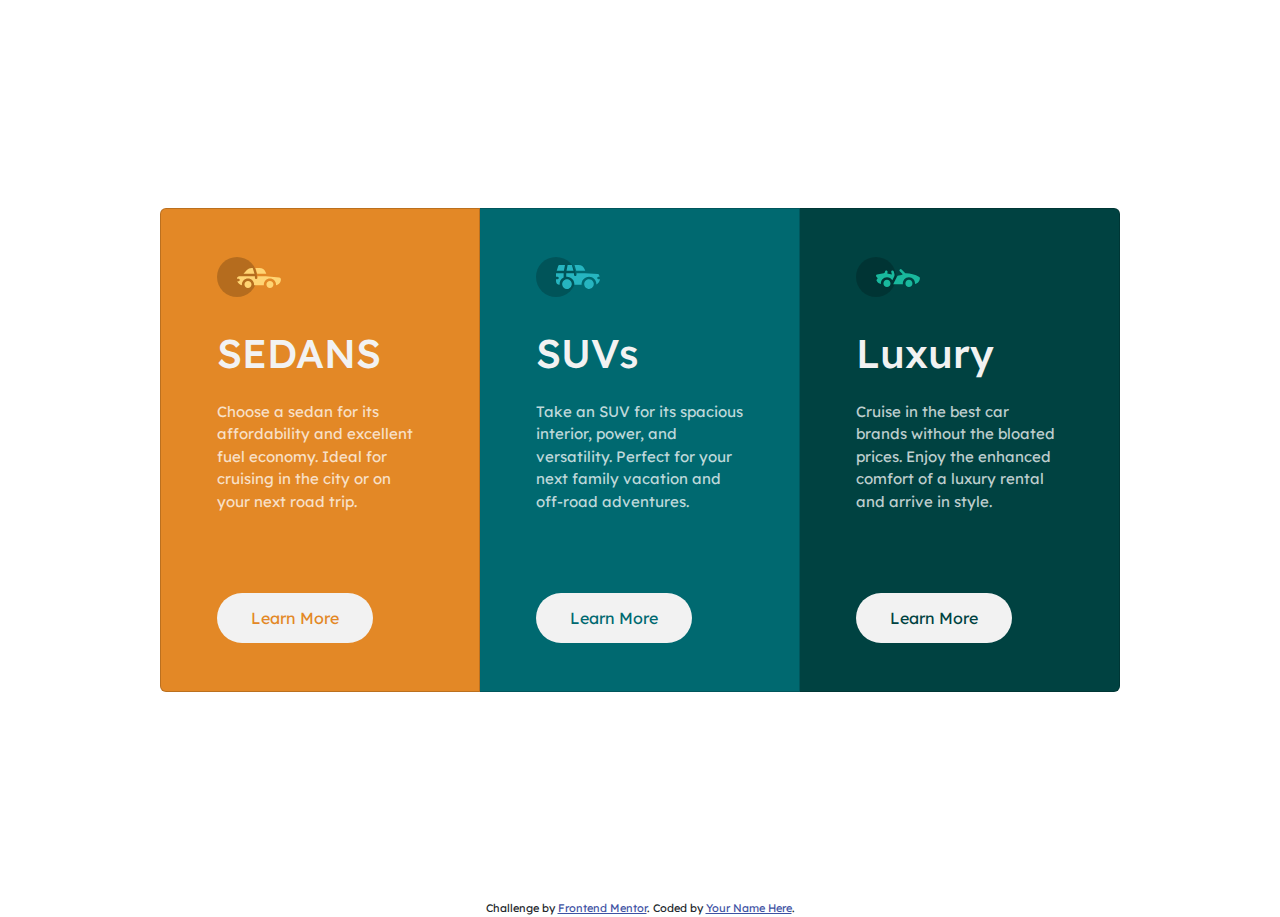
<file: 3-column-preview-card-component-main/index.html>
<!DOCTYPE html>
<html lang="en">
<head>
  <meta charset="UTF-8">
  <meta name="viewport" content="width=device-width, initial-scale=1.0"> <!-- displays site properly based on user's device -->

  <link rel="icon" type="image/png" sizes="32x32" href="./images/favicon-32x32.png">
  
  <title>Frontend Mentor | 3-column preview card component</title>

  <!-- Font -->
  <link rel="preconnect" href="https://fonts.googleapis.com">
  <link rel="preconnect" href="https://fonts.gstatic.com" crossorigin>
  <link href="https://fonts.googleapis.com/css2?family=Lexend+Deca:wght@100..900&display=swap" rel="stylesheet">

  <!-- Bootstrap 5 -->
  <!-- Latest compiled and minified CSS -->
  <link href="https://cdn.jsdelivr.net/npm/bootstrap@5.3.3/dist/css/bootstrap.min.css" rel="stylesheet">
  <!-- Latest compiled JavaScript -->
  <script src="https://cdn.jsdelivr.net/npm/bootstrap@5.3.3/dist/js/bootstrap.bundle.min.js"></script>

  <link rel="stylesheet" href="src/style.css">
</head>
<body>
  <div class="container-fluid">
    <div class="card-group">
      <!-- Sedan card -->
      <div class="card mb-0">
        <div class="image-container">
          <img src="images/icon-sedans.svg" alt="Icon Sedans">
        </div>
        <!-- Card body -->
        <div class="card-body">
          <h1 class="card-title">SEDANS</h1>
          <p class="card-text">
            Choose a sedan for its affordability and excellent fuel economy. Ideal for cruising in the city or on your next road trip.
          </p>
          <button class="btn rounded-5" id="btnSedans">Learn More</button>
        </div>
      </div>
      <!-- SUVS card -->
      <div class="card mb-0">
        <div class="image-container">
          <img src="images/icon-suvs.svg" alt="Icon SUVs">
        </div>
        <!-- Card body -->
        <div class="card-body">
          <h1 class="card-title">SUVs</h1>
          <p class="card-text">
            Take an SUV for its spacious interior, power, and versatility. Perfect for your next family vacation and off-road adventures.
          </p>
          <button class="btn rounded-5" id="btnSUVs">Learn More</button>
        </div>
      </div>
      <!-- LUXURY card -->
      <div class="card mb-0">
        <div class="image-container">
          <img src="images/icon-luxury.svg" alt="Icon Luxury">
        </div>
        <!-- Card body -->
        <div class="card-body">
          <h1 class="card-title">Luxury</h1>
          <p class="card-text">
            Cruise in the best car brands without the bloated prices. Enjoy the enhanced comfort of a luxury rental and arrive in style.
          </p>
          <button class="btn rounded-5" id="btnLuxury">Learn More</button>
        </div>
      </div>
    </div>
  </div>

  <div class="attribution">
    Challenge by <a href="https://www.frontendmentor.io?ref=challenge" target="_blank">Frontend Mentor</a>. 
    Coded by <a href="#">Your Name Here</a>.
  </div>
</body>
</html>
</file>
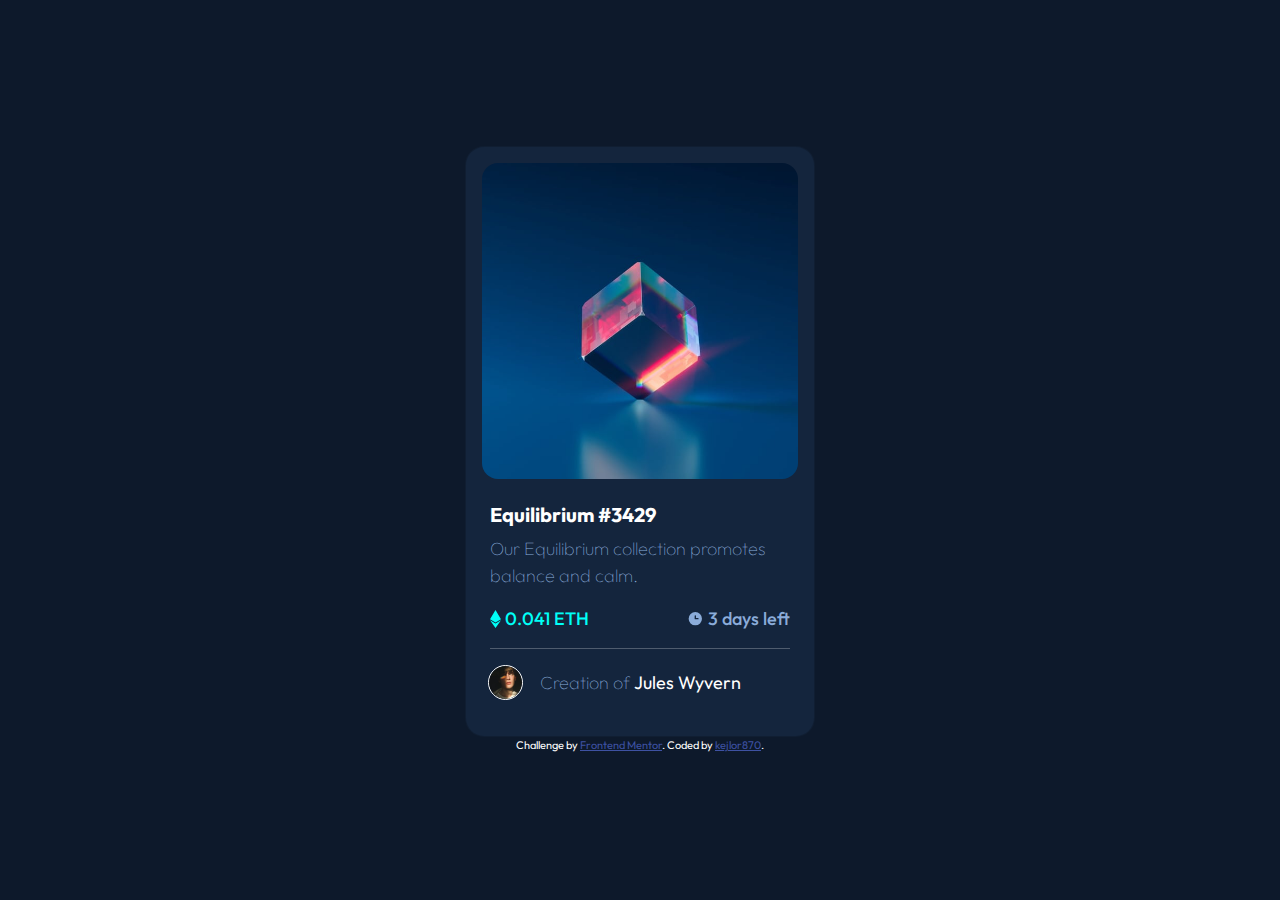
<file: nft-preview-card-component-main/index.html>
<!DOCTYPE html>
<html lang="en">
<head>
  <meta charset="UTF-8">
  <meta name="viewport" content="width=device-width, initial-scale=1.0"> <!-- displays site properly based on user's device -->
  <link rel="icon" type="image/png" sizes="32x32" href="./images/favicon-32x32.png">  
  <title>Frontend Mentor | NFT preview card component</title>

  <!-- Font -->
  <link rel="preconnect" href="https://fonts.googleapis.com">
  <link rel="preconnect" href="https://fonts.gstatic.com" crossorigin>
  <link href="https://fonts.googleapis.com/css2?family=Outfit:wght@100..900&display=swap" rel="stylesheet">

  <!-- Bootstrap 5 -->
  <!-- Latest compiled and minified CSS -->
  <link href="https://cdn.jsdelivr.net/npm/bootstrap@5.3.3/dist/css/bootstrap.min.css" rel="stylesheet">
  <!-- Latest compiled JavaScript -->
  <script src="https://cdn.jsdelivr.net/npm/bootstrap@5.3.3/dist/js/bootstrap.bundle.min.js"></script>

  <!-- Style CSS -->
  <link rel="stylesheet" href="style.css">
</head>
<body>

  <div class="container-fluid d-flex justify-content-center align-items-center">

    <div class="card p-2">
      <!-- NFT image and Eye hover -->
      <div class="image-container p-2 position-relative d-inline-block">
        <!-- Main NFT image -->
        <img src="images/image-equilibrium.jpg" class="img-fluid rounded-4" alt="NFT image">

        <!-- After mouse hover eye icon and blue bg -->
        <div class="overlay position-absolute top-0  rounded-4 d-flex justify-content-center align-items-center">
          <div class="overlay-bg"></div>
          <img src="images/icon-view.svg" alt="View icon">
        </div>
      </div>
      
      <!-- Card body START -->
      <div class="card-body">
        <!-- Title -->
        <h5 class="card-title"><strong>Equilibrium #3429</strong></h5>
        <!-- Description -->
        <p class="card-text">Our Equilibrium collection promotes balance and calm.</p>

        <!-- Price and Time left -->
        <div class="d-flex justify-content-between">
          <p class="m-0 fw-medium ethPrice"> <img src="images/icon-ethereum.svg" class="priceAndTimeImg" alt="ETH icon"> 0.041 ETH </p>
          <p class="m-0 fw-medium"> <img src="images/icon-clock.svg" class="priceAndTimeImg" alt="Clock icon"> 3 days left </p>
        </div>
        <hr>
        <!-- Creator -->
        <div class="row">
          <!-- Creator profil picture -->
          <div class="col-2 d-flex justify-content-center">
            <img src="images/image-avatar.png" class="profilePictureImg">
          </div>
          <!-- Creator Name -->
          <div class="col-10 p-0 pt-1 ps-2">
            <p>Creation of <b class="creator">Jules Wyvern</b></p>
          </div>
        </div>
      </div>
    </div>

  </div>
  

  <div class="attribution">
    Challenge by <a href="https://www.frontendmentor.io?ref=challenge" target="_blank">Frontend Mentor</a>. 
    Coded by <a href="https://github.com/kejlor870" target="_blank">kejlor870</a>.
  </div>
</body>
</html>
</file>
<file: 3-column-preview-card-component-main/src/style.css>
.attribution { font-size: 11px; text-align: center; }
.attribution a { color: hsl(228, 45%, 44%); }

body{
    font-size: 15px;
    font-family: Lexend Deca;
}

.container-fluid{
    display: flex;
    justify-content: center;   
    align-items: center;       
    min-height: 100vh;         
    margin: 0;
    flex-direction: column;

}

p{
    color: hsla(0, 0%, 100%, 0.75);

}

.card{
    max-width: 320px;
    width: 100%;
    color: hsl(0, 0%, 95%);
    padding: 2rem 1.5rem;
}
.image-container{
    margin: 1rem 0 0 2rem;
}
.card h1, p{
    margin: 1rem;
    width: fit-content;
    height: fit-content;

}
.card h1{
    margin-bottom: 1.5rem;
}
.card p{
    margin-bottom: 5rem;

}
.card button{
    margin-left: 1rem;
    background-color: hsl(0, 0%, 95%);
    padding: 0.7rem 2rem;
    border: 2px solid transparent;

}
    .card #btnSedans{
        color: hsl(31, 77%, 52%);
    }
    .card #btnSUVs{
        color: hsl(184, 100%, 22%);
    }
    .card #btnLuxury{
        color: hsl(179, 100%, 13%);
    }

.card button:hover{
    background-color: transparent;
    border: 2px solid hsl(0, 0%, 95%);
}
    .card #btnSedans:hover{
        color: hsl(0, 0%, 95%);
    }
    .card #btnSUVs:hover{
        color: hsl(0, 0%, 95%);
    }
    .card #btnLuxury:hover{
        color: hsl(0, 0%, 95%);
    }

.card:first-child{
    background-color: hsl(31, 77%, 52%);
}
.card:nth-child(2){
    background-color: hsl(184, 100%, 22%);
}
.card:nth-child(3){
    background-color: hsl(179, 100%, 13%);
}

@media (max-width: 767.98px) {
  /* All cards */
  .card-group .card:nth-child(n) {
    border-radius: 0;
  }
  /* First card */
  .card-group .card:nth-child(1) {
    border-radius: 0.5rem 0.5rem 0 0;
  }
  /* Last card */
  .card-group .card:last-child {
    border-radius: 0 0 0.5rem 0.5rem;
  }
}
</file>
<file: nft-preview-card-component-main/style.css>
body {
    font-family: 'Outfit', sans-serif;
    background-color: hsl(217, 54%, 11%);
    color: hsl(0, 0%, 100%);
    display: flex;
    justify-content: center;   
    align-items: center;       
    min-height: 100vh;         
    margin: 0;
    flex-direction: column;
}
body p{
    font-size: 1.125rem;
    font-weight: 100;
}

.attribution { font-size: 11px; text-align: center; }
.attribution a { color: hsl(228, 45%, 44%); }

.card{
    background-color: hsl(216, 50%, 16%);
    color: hsl(0, 0%, 100%);
    border-radius: 1.2rem;
    max-width: 350px;
    width: 100%;
}
.card-title:hover{
    transition: 0.5s;
    color: hsl(178, 100%, 50%);
    cursor: pointer;
}
.card p{
    color: hsl(215, 51%, 70%);
}

.image-container{
    cursor: pointer;
}
.overlay{
    transition: 0.3s;
    background-color: hsl(178, 100%, 50%);
    border-radius: inherit;
    opacity: 0;
    width: 95%;
    height: 95%;
    margin-block-start: 0.5rem;
}
.image-container:hover .overlay{
    transition: 0.3s;
    opacity: 0.5;
}

hr{
    background-color: hsl(215, 32%, 27%);
}

.profilePictureImg{
    height: 35px;
    border: 1px solid white;
    border-radius: 100%;

}

.card .ethPrice{
    color: hsl(178, 100%, 50%);
}

.priceAndTimeImg{
    margin-top: -0.25rem;

}

.creator{
    color: hsl(0, 0%, 100%);
}
.creator:hover{
    transition: 0.5s;
    color: hsl(178, 100%, 50%);
    cursor: pointer;
}
</file>
